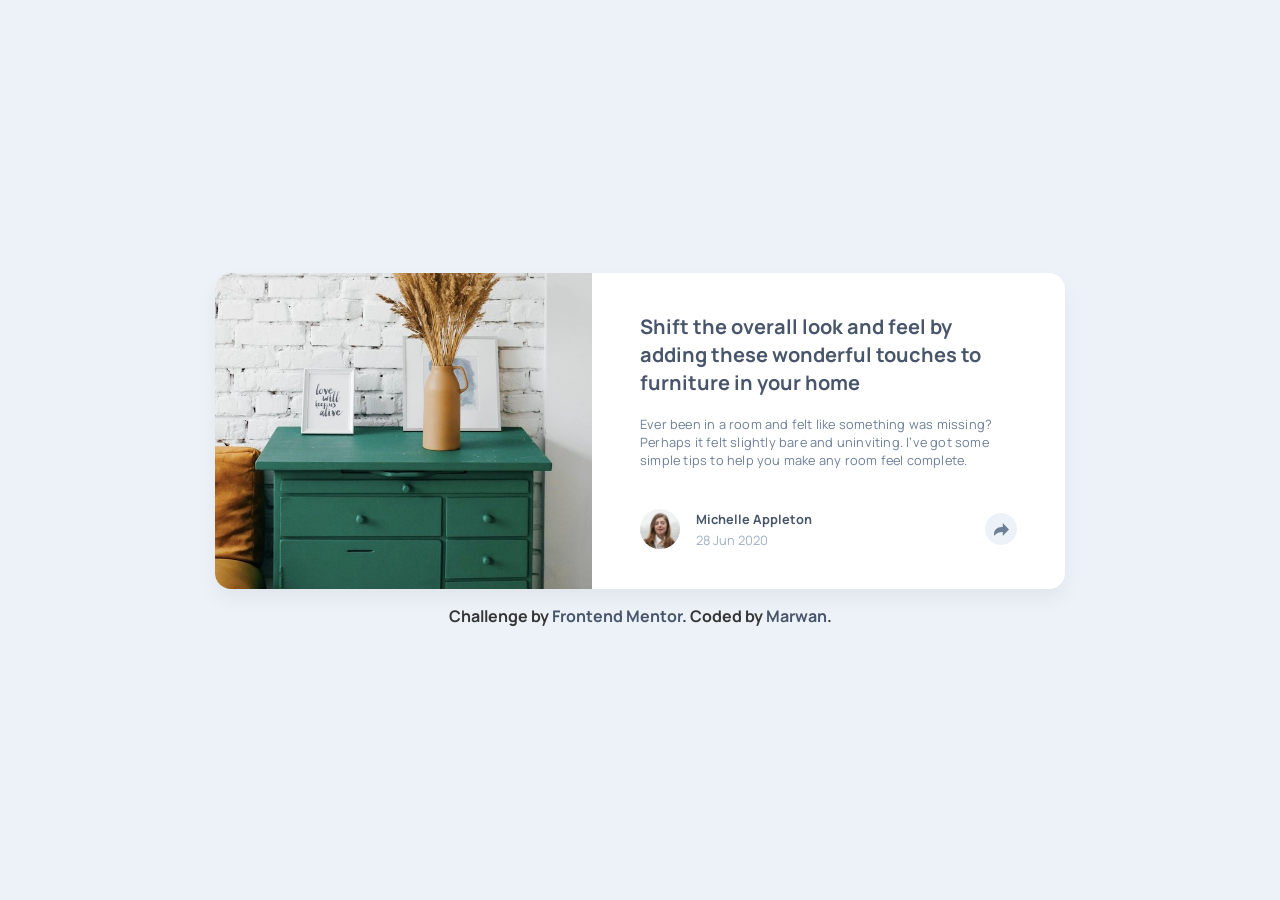
<file: index.html>
<!doctype html>
<html lang="en">
  <head>
    <meta charset="UTF-8" />
    <meta name="viewport" content="width=device-width, initial-scale=1.0" />
    <!-- displays site properly based on user's device -->

    <link
      rel="icon"
      type="image/png"
      sizes="32x32"
      href="./images/favicon-32x32.png"
    />
    <link rel="preconnect" href="https://fonts.googleapis.com" />
    <link rel="preconnect" href="https://fonts.gstatic.com" crossorigin />
    <link
      href="https://fonts.googleapis.com/css2?family=Manrope:wght@200..800&display=swap"
      rel="stylesheet"
    />
    <link rel="stylesheet" href="style.css" />

    <title>Frontend Mentor | Article preview component</title>

    <!-- Feel free to remove these styles or customise in your own stylesheet 👍 -->
    <!-- <style>
    .attribution { font-size: 0.6875rem; text-align: center; }
    .attribution a { color: hsl(228, 45%, 44%); }
  </style> -->
  </head>
  <body>
    <main>
      <div class="container">
        <div class="card-image">
          <img class="drawers" src="./images/drawers.jpg" alt="drawers image" />
        </div>

        <div class="card-body">
          <div class="content">
            <h1>
              Shift the overall look and feel by adding these wonderful touches
              to furniture in your home
            </h1>
            <p class="description">
              Ever been in a room and felt like something was missing? Perhaps
              it felt slightly bare and uninviting. I’ve got some simple tips to
              help you make any room feel complete.
            </p>
          </div>

          <footer class="author-section">
            <img
              class="avatar-image"
              src="./images/avatar-michelle.jpg"
              alt="profile photo"
            />
            <div class="author-info">
              <p class="author">Michelle Appleton</p>
              <span class="date">28 Jun 2020</span>
            </div>
            <button class="share-icon">
              <img src="./images/icon-share.svg" alt="share icon" />
            </button>

            <div class="share-popup" id="sharePopup">
              <span class="share-text">SHARE</span>
              <a href="./social-link.html" class="social-icon"
                ><img src="./images/icon-facebook.svg" alt="Facebook"
              /></a>
              <a href="./social-link.html" class="social-icon"
                ><img src="./images/icon-x.svg" alt="X"
              /></a>
              <a href="./social-link.html" class="social-icon"
                ><img src="./images/icon-pinterest.svg" alt="Pinterest"
              /></a>
            </div>
          </footer>
        </div>
      </div>
    </main>
    <footer class="attribution">
      Challenge by
      <a href="https://www.frontendmentor.io?ref=challenge">Frontend Mentor</a>.
      Coded by <a href="https://github.com/marwanalasmi">Marwan</a>.
    </footer>
    <script src="script.js"></script>
  </body>
</html>
</file>
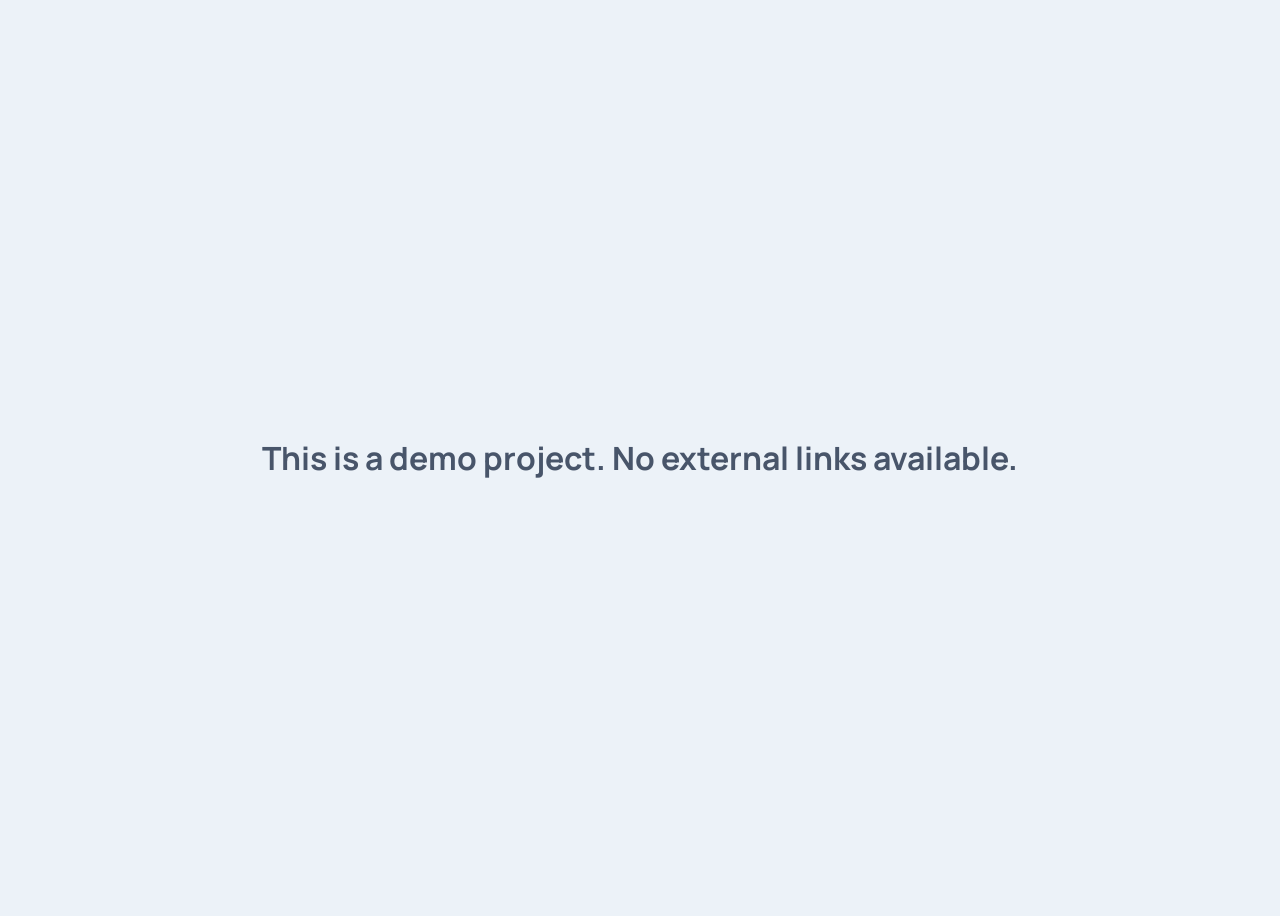
<file: social-link.html>
<!doctype html>
<html lang="en">
  <head>
    <meta charset="UTF-8" />
    <meta name="viewport" content="width=device-width, initial-scale=1.0" />
    <title>Document</title>
    <link
      href="https://fonts.googleapis.com/css2?family=Manrope:wght@200..800&display=swap"
      rel="stylesheet"
    />
    <style>
      body {
        background-color: hsl(210, 46%, 95%);
        color: hsl(217, 19%, 35%);
        display: flex;
        align-items: center;
        justify-content: center;
        min-height: 100vh;
        font-family: "Manrope", sans-serif;
      }
    </style>
  </head>
  <body>
    <h1>This is a demo project. No external links available.</h1>
  </body>
</html>
</file>
<file: style.css>
* {
  padding: 0;
  margin: 0;
  box-sizing: border-box;
}

body {
  font-family: "Manrope", sans-serif;
  background-color: hsl(210, 46%, 95%);
  display: flex;
  align-items: center;
  justify-content: center;
  flex-direction: column;
  min-height: 100vh;
}

.container {
  background-color: hsl(0, 0%, 100%);
  display: flex;
  max-width: 850px;
  width: 100%;
  border-radius: 1rem;
  overflow: visible;
  box-shadow: 0 10px 20px rgba(0, 0, 0, 0.05);
}

.card-image {
  flex: 1;
  width: 40%;
  overflow: hidden;
  border-radius: 1rem 0 0 1rem;
}

.card-image .drawers {
  width: 100%;
  height: 100%;
  object-fit: cover;
  display: block;
}

.card-body {
  flex: 1;
  padding: 2.5rem 3rem;
  display: flex;
  flex-direction: column;
  justify-content: space-between;
}

.content h1 {
  font-size: 1.25rem;
  color: hsl(217, 19%, 35%);
  line-height: 1.4;
  margin-bottom: 1.2rem;
}

.content .description {
  font-size: 0.8rem;
  color: hsl(214, 17%, 51%);
  line-height: 1.4;
  margin-bottom: 2.5rem;
  letter-spacing: 0.2px;
}

.author-section {
  display: flex;
  align-items: center;
  gap: 1rem;
  position: relative;
}

.avatar-image {
  width: 40px;
  height: 40px;
  border-radius: 50%;
}

.author-info {
  flex-grow: 1;
}

.author-info .author {
  font-size: 0.8rem;
  font-weight: 700;
  color: hsl(217, 19%, 35%);
}

.author-info .date {
  font-size: 0.8rem;
  color: hsl(212, 23%, 69%);
  display: block;
  margin-top: 0.2rem;
}

.share-icon {
  background-color: hsl(210, 46%, 95%);
  border: none;
  width: 32px;
  height: 32px;
  border-radius: 50%;
  display: flex;
  align-items: center;
  justify-content: center;
  cursor: pointer;
}

.share-icon:hover {
  background-color: hsl(210, 10%, 54%);
  transition: all 0.3s ease;
}

.share-icon:hover img {
  filter: brightness(0) invert(1);
}

@media (max-width: 650px) {
  .container {
    max-width: 375px;
    flex-direction: column;
    margin: 2rem 1rem;
  }

  .card-image {
    width: 100%;
    flex: none;
  }

  .card-image .drawers {
    height: 250px;
    border-bottom-left-radius: 0;
    border-bottom-right-radius: 0;
  }

  .card-body {
    padding: 2rem 1.8rem;
    flex: none;
  }

  .content h1 {
    font-size: 1.25rem;
    margin-bottom: 1.2rem;
  }

  .content .description {
    font-size: 0.95rem;
    margin-bottom: 1.8rem;
  }

  .author-section {
    gap: 1rem;
  }
}

.share-popup {
  display: none;
  position: absolute;
  background-color: hsl(217, 19%, 35%);
  color: white;
  padding: 0.8rem 2.5rem;
  border-radius: 0.8rem;
  bottom: 100%;
  left: 65%;
  align-content: center;
  gap: 1rem;
  box-shadow: 0 5px 15px rgba(0, 0, 0, 0.2);
  z-index: 10;
  white-space: nowrap;
  transform: translateY(-12px);
}

.share-text {
  font-size: 0.8rem;
  font-weight: 400;
  color: hsl(212, 23%, 69%);
  letter-spacing: 2px;
}

.share-popup::after {
  content: "";
  position: absolute;
  bottom: -8px;
  right: 40%;
  transform: translateX(-50%);
  border-left: 8px solid transparent;
  border-right: 8px solid transparent;
  border-top: 8px solid hsl(217, 19%, 35%);
}

.share-popup.show {
  display: flex;
}

.social-icon img {
  width: 15px;
  height: 15px;
  filter: brightness(0) invert(1);
}

.share-icon.active {
  background-color: hsl(217, 19%, 35%);
}

.share-icon.active img {
  filter: brightness(0) invert(1);
}

.attribution {
  font-size: 1rem;
  font-weight: 700;
  color: hsl(240, 1%, 21%);
  margin-top: 1rem;
}

.attribution a {
  color: hsl(217, 19%, 35%);
  text-decoration: none;
}

.attribution a:visited {
  color: hhsl(214, 17%, 51%);
}

.attribution a:hover {
  color: hsl(212, 23%, 69%);
  text-decoration: underline;
}

/* hsl(212, 23%, 69%) */
/* hsl(214, 17%, 51%) */
/* hsl(217, 19%, 35%) */
</file>
